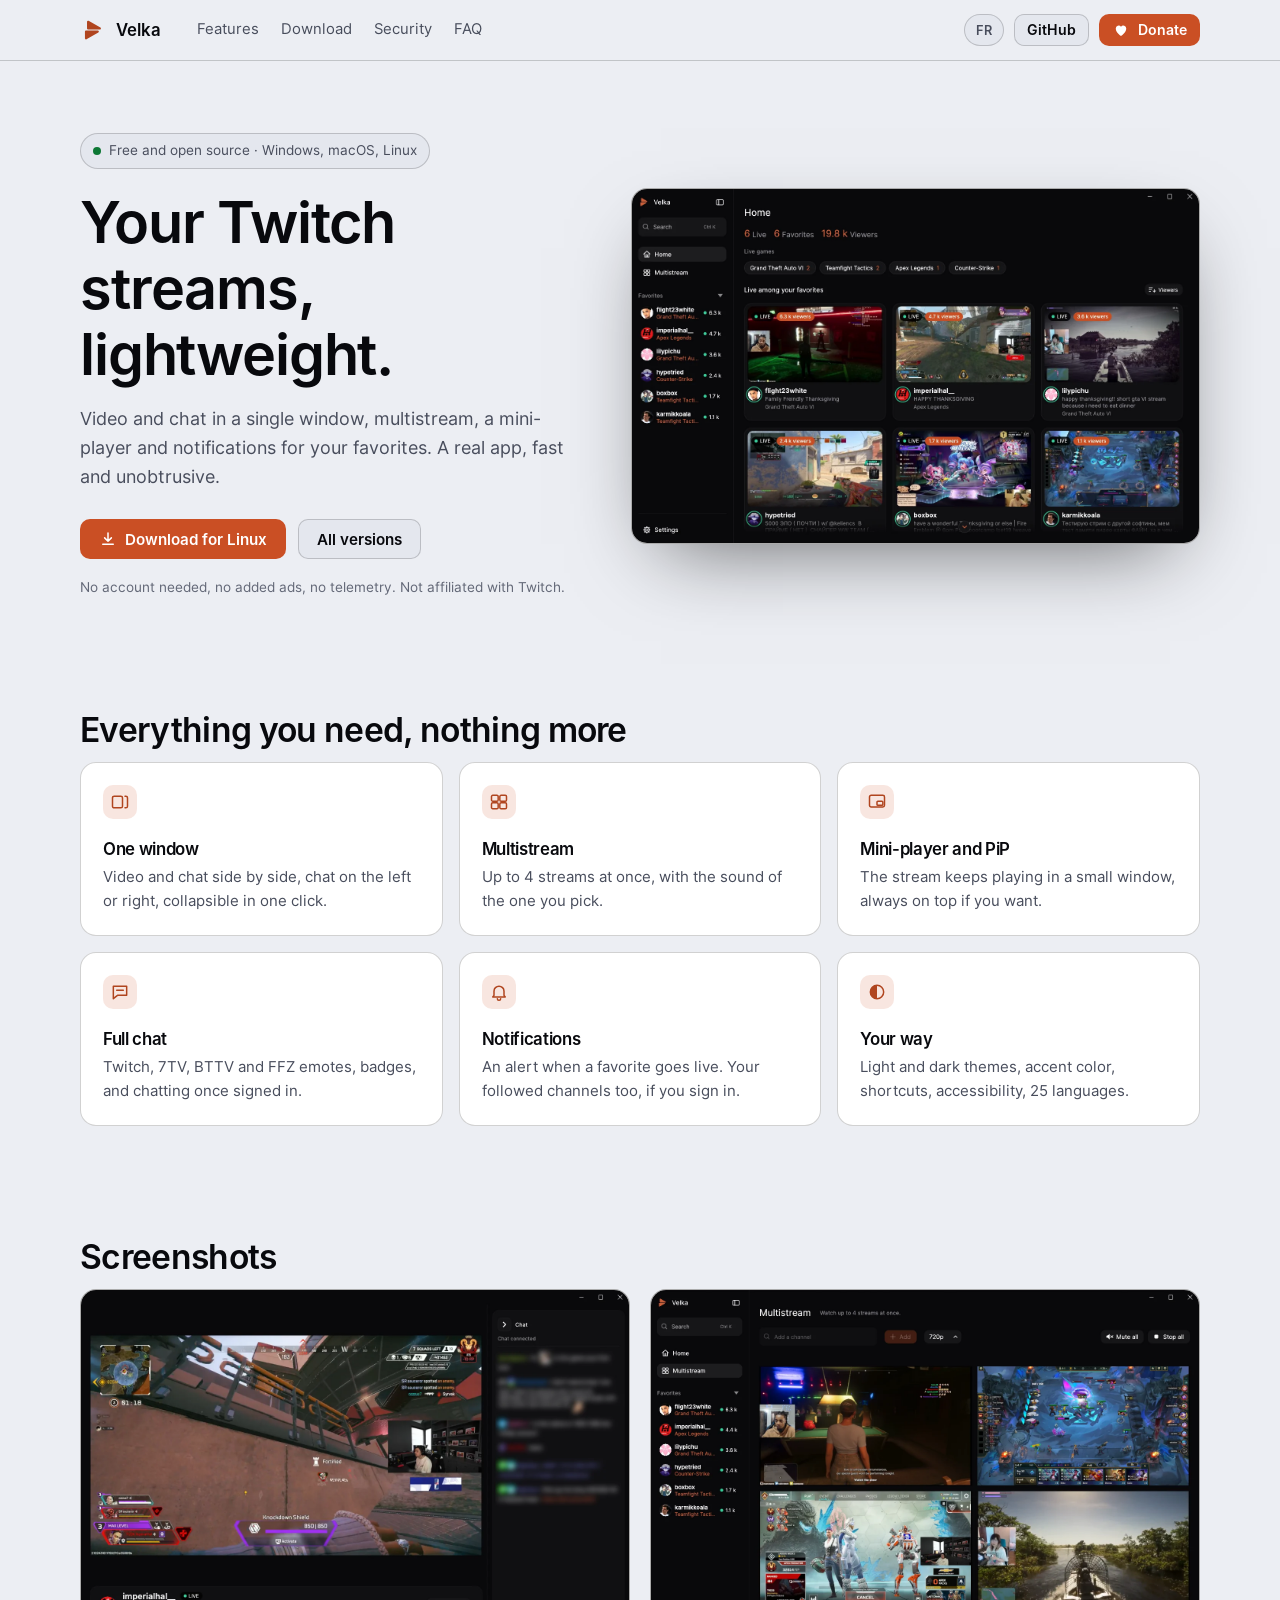
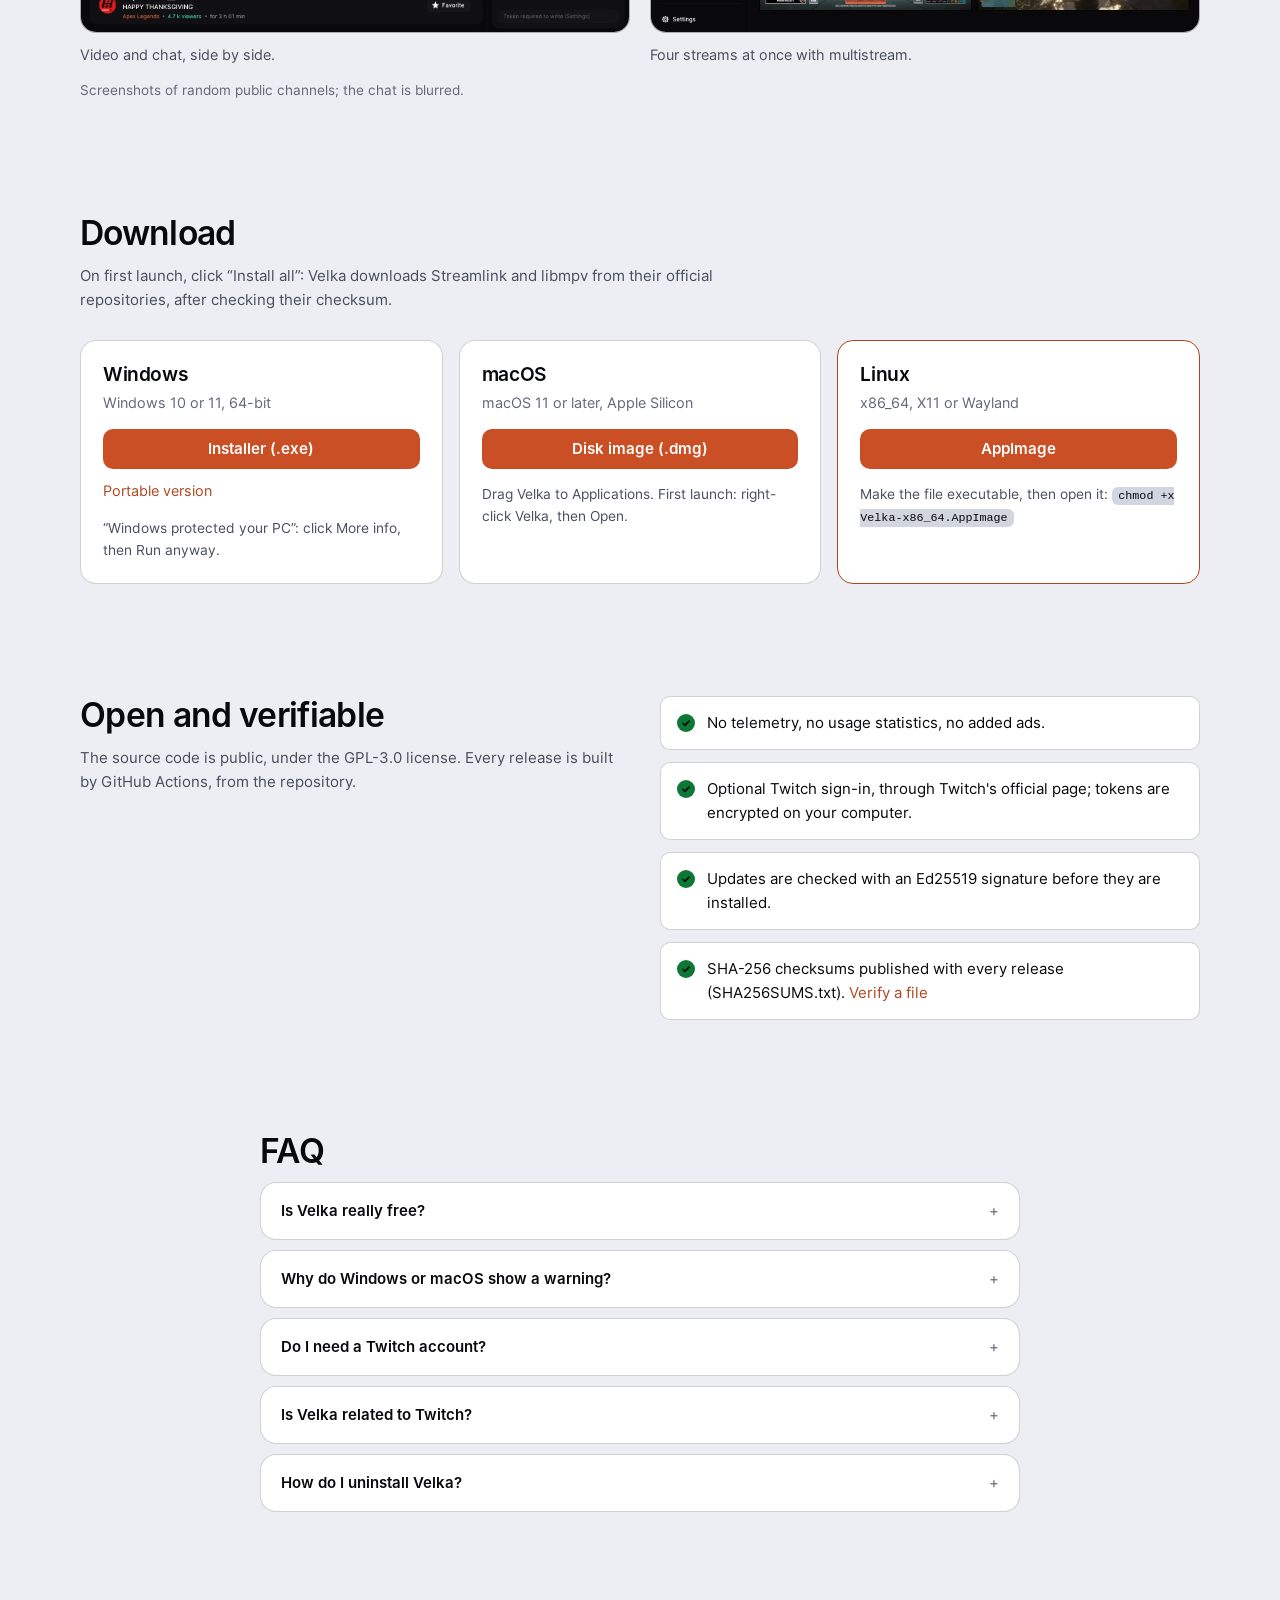
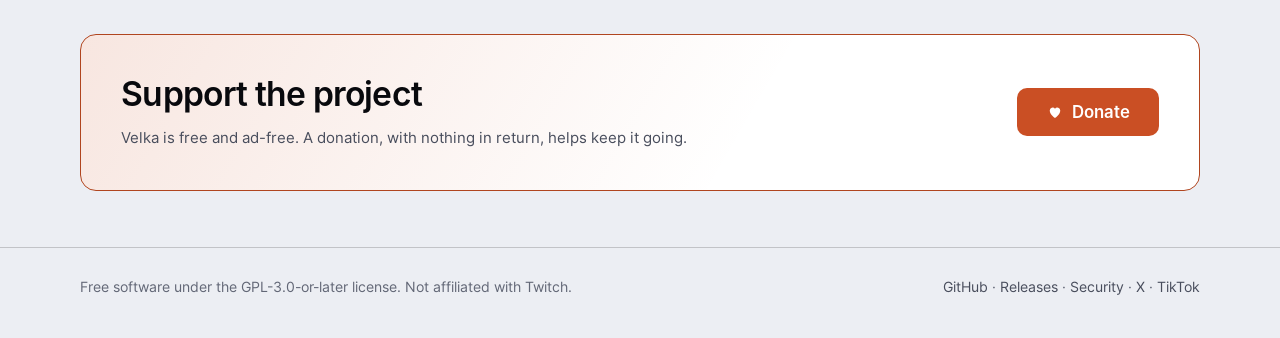
<file: site/index.html>
<!doctype html>
<html lang="en">
<head>
  <meta charset="utf-8">
  <meta name="viewport" content="width=device-width, initial-scale=1">
  <title>Velka — a lightweight, free and open-source Twitch player</title>
  <meta name="description" content="Velka: a lightweight Twitch player for Windows, macOS and Linux. Video and chat in one window, multistream, mini-player, notifications. Free and open source.">
  <meta name="color-scheme" content="dark light">
  <meta name="theme-color" content="#09090B">
  <meta name="msvalidate.01" content="2930CBA5148E62E01FFB61C7E5594CD7">
  <link rel="canonical" href="https://keeyzn.github.io/velka-app/">
  <meta name="robots" content="index, follow, max-image-preview:large">
  <meta name="keywords" content="Twitch player, Twitch desktop app, Twitch multistream, Twitch chat, Streamlink GUI, open source, free, Windows, macOS, Linux">
  <meta property="og:type" content="website">
  <meta property="og:site_name" content="Velka">
  <meta property="og:title" content="Velka — a lightweight, free and open-source Twitch player">
  <meta property="og:description" content="Video and chat in one window, multistream, mini-player and notifications. Windows, macOS and Linux. Free, no account, no telemetry.">
  <meta property="og:url" content="https://keeyzn.github.io/velka-app/">
  <meta property="og:image" content="https://keeyzn.github.io/velka-app/img/accueil.webp">
  <meta property="og:image:alt" content="Velka home screen with live favorites">
  <meta name="twitter:card" content="summary_large_image">
  <meta name="twitter:title" content="Velka — a lightweight, free and open-source Twitch player">
  <meta name="twitter:description" content="Video and chat in one window, multistream, mini-player and notifications. Free and open source.">
  <meta name="twitter:image" content="https://keeyzn.github.io/velka-app/img/accueil.webp">
  <script type="application/ld+json">
  {
    "@context": "https://schema.org",
    "@type": "SoftwareApplication",
    "name": "Velka",
    "applicationCategory": "MultimediaApplication",
    "operatingSystem": "Windows 10, Windows 11, macOS 11+, Linux",
    "description": "Lightweight Twitch player: video and chat in one window, multistream, mini-player and notifications. Free and open source.",
    "url": "https://keeyzn.github.io/velka-app/",
    "downloadUrl": "https://github.com/Keeyzn/velka-app/releases/latest",
    "license": "https://www.gnu.org/licenses/gpl-3.0.html",
    "image": "https://keeyzn.github.io/velka-app/img/accueil.webp",
    "offers": { "@type": "Offer", "price": "0", "priceCurrency": "EUR" },
    "sameAs": ["https://x.com/VelkaApp", "https://www.tiktok.com/@velka.app"]
  }
  </script>
  <link rel="icon" href="favicon.svg" type="image/svg+xml">
  <link rel="stylesheet" href="style.css">
</head>
<body>
  <a class="skip" href="#contenu" data-i18n="skip">Skip to content</a>

  <header class="top">
    <div class="wrap top-row">
      <a class="brand" href="#" aria-label="Velka">
        <svg class="mark" viewBox="0 0 100 100" aria-hidden="true"><g transform="translate(3 0)"><polygon points="28,18 73.5,44 28,44"/><polygon points="20,56 65.5,56 20,82"/></g></svg>
        <span>Velka</span>
      </a>
      <nav class="nav" aria-label="Navigation">
        <a href="#fonctions" data-i18n="nav.features">Features</a>
        <a href="#installer" data-i18n="nav.install">Download</a>
        <a href="#confiance" data-i18n="nav.trust">Security</a>
        <a href="#faq" data-i18n="nav.faq">FAQ</a>
      </nav>
      <div class="top-actions">
        <button class="pill-btn" id="lang" type="button" aria-label="Français">FR</button>
        <a class="btn btn-secondary btn-sm" href="https://github.com/Keeyzn/velka-app" rel="noopener">GitHub</a>
        <a class="btn btn-donate btn-sm" href="https://ko-fi.com/velkaapp" rel="noopener"><svg viewBox="0 0 24 24" aria-hidden="true"><path d="M12 20s-7-4.4-7-10a4 4 0 0 1 7-2.5A4 4 0 0 1 19 10c0 5.6-7 10-7 10z"/></svg><span data-i18n="support.btn">Donate</span></a>
      </div>
    </div>
  </header>

  <main id="contenu">
    <section class="hero">
      <div class="wrap hero-grid">
        <div class="hero-text">
          <p class="pill"><span class="dot" aria-hidden="true"></span><span data-i18n="hero.badge">Free and open source · Windows, macOS, Linux</span></p>
          <h1 data-i18n="hero.title">Your Twitch streams, lightweight.</h1>
          <p class="lead" data-i18n="hero.lead">Video and chat in a single window, multistream, a mini-player and notifications for your favorites. A real app, fast and unobtrusive.</p>
          <div class="cta">
            <a class="btn btn-primary" id="dl-main" href="#installer" rel="noopener">
              <svg viewBox="0 0 24 24" aria-hidden="true"><path d="M12 4v11m0 0-4.5-4.5M12 15l4.5-4.5M5 19h14"/></svg>
              <span id="dl-main-label" data-i18n="hero.download">Download</span>
            </a>
            <a class="btn btn-secondary" href="#installer" data-i18n="hero.other">All versions</a>
          </div>
          <p class="fine" data-i18n="hero.fine">No account needed, no added ads, no telemetry. Not affiliated with Twitch.</p>
        </div>

        <figure class="shot hero-shot">
          <img src="img/accueil.webp" width="1436" height="896" data-i18n-alt="alt.home"
                 alt="Velka home: live favorites with previews and viewer counts">
        </figure>
      </div>
    </section>

    <section id="fonctions" class="section">
      <div class="wrap">
        <h2 data-i18n="features.title">Everything you need, nothing more</h2>
        <div class="cards">
          <article class="card">
            <svg viewBox="0 0 24 24" aria-hidden="true"><rect x="3" y="5" width="12" height="14" rx="2"/><path d="M18 5h1a2 2 0 0 1 2 2v10a2 2 0 0 1-2 2h-1"/></svg>
            <h3 data-i18n="f1.t">One window</h3>
            <p data-i18n="f1.d">Video and chat side by side, chat on the left or right, collapsible in one click.</p>
          </article>
          <article class="card">
            <svg viewBox="0 0 24 24" aria-hidden="true"><rect x="3" y="4" width="8" height="7" rx="1.5"/><rect x="13" y="4" width="8" height="7" rx="1.5"/><rect x="3" y="13" width="8" height="7" rx="1.5"/><rect x="13" y="13" width="8" height="7" rx="1.5"/></svg>
            <h3 data-i18n="f2.t">Multistream</h3>
            <p data-i18n="f2.d">Up to 4 streams at once, with the sound of the one you pick.</p>
          </article>
          <article class="card">
            <svg viewBox="0 0 24 24" aria-hidden="true"><rect x="3" y="4" width="18" height="14" rx="2"/><rect x="12" y="11" width="7" height="5" rx="1"/></svg>
            <h3 data-i18n="f3.t">Mini-player and PiP</h3>
            <p data-i18n="f3.d">The stream keeps playing in a small window, always on top if you want.</p>
          </article>
          <article class="card">
            <svg viewBox="0 0 24 24" aria-hidden="true"><path d="M4 5h16v11H9l-5 4z"/><path d="M8 10h8"/></svg>
            <h3 data-i18n="f4.t">Full chat</h3>
            <p data-i18n="f4.d">Twitch, 7TV, BTTV and FFZ emotes, badges, and chatting once signed in.</p>
          </article>
          <article class="card">
            <svg viewBox="0 0 24 24" aria-hidden="true"><path d="M6 16V11a6 6 0 1 1 12 0v5l1.5 2h-15z"/><path d="M10 20a2 2 0 0 0 4 0"/></svg>
            <h3 data-i18n="f5.t">Notifications</h3>
            <p data-i18n="f5.d">An alert when a favorite goes live. Your followed channels too, if you sign in.</p>
          </article>
          <article class="card">
            <svg viewBox="0 0 24 24" aria-hidden="true"><circle cx="12" cy="12" r="8"/><path d="M12 4a8 8 0 0 0 0 16z" class="fill"/></svg>
            <h3 data-i18n="f6.t">Your way</h3>
            <p data-i18n="f6.d">Light and dark themes, accent color, shortcuts, accessibility, 25 languages.</p>
          </article>
        </div>
      </div>
    </section>

    <section id="images" class="section">
      <div class="wrap">
        <h2 data-i18n="shots.title">Screenshots</h2>
        <div class="gallery">
          <figure class="shot">
            <img src="img/lecteur.webp" width="1436" height="896" loading="lazy" data-i18n-alt="alt.player"
                 alt="Velka player: the stream video and chat in the same window">
            <figcaption data-i18n="cap.player">Video and chat, side by side.</figcaption>
          </figure>
          <figure class="shot">
            <img src="img/multistream.webp" width="1436" height="896" loading="lazy" data-i18n-alt="alt.multi"
                 alt="Velka multistream: four streams at the same time">
            <figcaption data-i18n="cap.multi">Four streams at once with multistream.</figcaption>
          </figure>
        </div>
        <p class="fine" data-i18n="shots.note">Screenshots of random public channels; the chat is blurred.</p>
      </div>
    </section>

    <section id="installer" class="section">
      <div class="wrap">
        <h2 data-i18n="install.title">Download</h2>
        <p class="sub" data-i18n="install.sub">On first launch, click “Install all”: Velka downloads Streamlink and libmpv from their official repositories, after checking their checksum.</p>
        <div class="cards three">
          <article class="card os" data-os="windows">
            <h3>Windows</h3>
            <p class="req" data-i18n="win.req">Windows 10 or 11, 64-bit</p>
            <a class="btn btn-primary btn-block" href="https://github.com/Keeyzn/velka-app/releases/latest/download/velka-setup.exe" data-i18n="win.btn">Installer (.exe)</a>
            <a class="link" href="https://github.com/Keeyzn/velka-app/releases/latest/download/velka.exe" data-i18n="win.portable">Portable version</a>
            <p class="note" data-i18n="win.note">“Windows protected your PC”: click More info, then Run anyway.</p>
          </article>
          <article class="card os" data-os="mac">
            <h3>macOS</h3>
            <p class="req" data-i18n="mac.req">macOS 11 or later, Apple Silicon</p>
            <a class="btn btn-primary btn-block" href="https://github.com/Keeyzn/velka-app/releases/latest/download/Velka-mac.dmg" data-i18n="mac.btn">Disk image (.dmg)</a>
            <p class="note" data-i18n="mac.note">Drag Velka to Applications. First launch: right-click Velka, then Open.</p>
          </article>
          <article class="card os" data-os="linux">
            <h3>Linux</h3>
            <p class="req" data-i18n="linux.req">x86_64, X11 or Wayland</p>
            <a class="btn btn-primary btn-block" href="https://github.com/Keeyzn/velka-app/releases/latest/download/Velka-x86_64.AppImage" data-i18n="linux.btn">AppImage</a>
            <p class="note"><span data-i18n="linux.note">Make the file executable, then open it:</span> <code>chmod +x Velka-x86_64.AppImage</code></p>
          </article>
        </div>
      </div>
    </section>

    <section id="confiance" class="section">
      <div class="wrap trust">
        <div>
          <h2 data-i18n="trust.title">Open and verifiable</h2>
          <p class="sub" data-i18n="trust.sub">The source code is public, under the GPL-3.0 license. Every release is built by GitHub Actions, from the repository.</p>
        </div>
        <ul class="checks">
          <li data-i18n="t1">No telemetry, no usage statistics, no added ads.</li>
          <li data-i18n="t2">Optional Twitch sign-in, through Twitch's official page; tokens are encrypted on your computer.</li>
          <li data-i18n="t3">Updates are checked with an Ed25519 signature before they are installed.</li>
          <li><span data-i18n="t4">SHA-256 checksums published with every release (SHA256SUMS.txt).</span> <a class="link" href="https://github.com/Keeyzn/velka-app/blob/main/docs/DISTRIBUTION.md" data-i18n="t4.link">Verify a file</a></li>
        </ul>
      </div>
    </section>

    <section id="faq" class="section">
      <div class="wrap narrow">
        <h2 data-i18n="faq.title">FAQ</h2>
        <details class="card faq">
          <summary data-i18n="q1">Is Velka really free?</summary>
          <p data-i18n="a1">Yes, and it will stay free: it is free software. You can support the project if you wish, with nothing in return.</p>
        </details>
        <details class="card faq">
          <summary data-i18n="q2">Why do Windows or macOS show a warning?</summary>
          <p data-i18n="a2">The files are not signed with a paid certificate. You can check their checksum against SHA256SUMS.txt before opening them.</p>
        </details>
        <details class="card faq">
          <summary data-i18n="q3">Do I need a Twitch account?</summary>
          <p data-i18n="a3">No. Signing in is only used to chat and to list your followed channels.</p>
        </details>
        <details class="card faq">
          <summary data-i18n="q4">Is Velka related to Twitch?</summary>
          <p data-i18n="a4">No. Velka is an independent project, not affiliated with Twitch. “Twitch” is a trademark of Twitch Interactive, Inc.</p>
        </details>
        <details class="card faq">
          <summary data-i18n="q5">How do I uninstall Velka?</summary>
          <p data-i18n="a5">Settings, Advanced and System, then “Uninstall”: the app and its data are removed.</p>
        </details>
      </div>
    </section>

    <section class="section">
      <div class="wrap">
        <div class="card support">
          <div>
            <h2 data-i18n="support.title">Support the project</h2>
            <p class="sub" data-i18n="support.sub">Velka is free and ad-free. A donation, with nothing in return, helps keep it going.</p>
          </div>
          <a class="btn btn-donate btn-lg" href="https://ko-fi.com/velkaapp" rel="noopener"><svg viewBox="0 0 24 24" aria-hidden="true"><path d="M12 20s-7-4.4-7-10a4 4 0 0 1 7-2.5A4 4 0 0 1 19 10c0 5.6-7 10-7 10z"/></svg><span data-i18n="support.btn">Donate</span></a>
        </div>
      </div>
    </section>
  </main>

  <footer class="foot">
    <div class="wrap foot-row">
      <p><span data-i18n="foot.license">Free software under the GPL-3.0-or-later license.</span> <span data-i18n="foot.aff">Not affiliated with Twitch.</span></p>
      <p>
        <a href="https://github.com/Keeyzn/velka-app" rel="noopener">GitHub</a> ·
        <a href="https://github.com/Keeyzn/velka-app/releases" rel="noopener" data-i18n="foot.releases">Releases</a> ·
        <a href="https://github.com/Keeyzn/velka-app/blob/main/SECURITY.md" rel="noopener" data-i18n="foot.security">Security</a> ·
        <a href="https://x.com/VelkaApp" rel="me noopener">X</a> ·
        <a href="https://www.tiktok.com/@velka.app" rel="me noopener">TikTok</a>
      </p>
    </div>
  </footer>

  <script src="main.js"></script>
</body>
</html>
</file>
<file: site/style.css>
/* Site de Velka : mêmes couleurs, rayons et police que l'application (src/ui/theme.rs, DESIGN.md). */

@font-face { font-family: "Inter"; src: url("fonts/Inter-Regular.otf") format("opentype"); font-weight: 400; font-display: swap; }
@font-face { font-family: "Inter"; src: url("fonts/Inter-SemiBold.otf") format("opentype"); font-weight: 600; font-display: swap; }

/* Thème « Dark » de l'application (noir, surfaces très proches, bordures hairline). */
:root {
  --bg: #09090b;
  --s1: #101012;
  --s2: #161618;
  --s3: #1d1d20;
  --border: rgb(255 255 255 / 6%);
  --border-hover: rgb(255 255 255 / 12%);
  --text: #fafafa;
  --muted: #8b8b93;
  --faint: #7f7f86;
  --positive: #34d399;
  --negative: #f0525b;
  --accent: #ca4f24;          /* fond des boutons principaux, texte blanc : 4,5:1 */
  --accent-hover: #b6471f;
  --accent-text: #d16640;     /* texte, liens, anneau de focus : ≥ 4,5:1 sur toutes les surfaces */
  --accent-soft: rgb(202 79 36 / 14%);
  --r-card: 16px;
  --r-inner: 10px;
  --btn-h: 40px;
  color-scheme: dark;
}

/* Thème « Clair » de l'application, si le système est en clair. */
@media (prefers-color-scheme: light) {
  :root {
    --bg: #eceef3;
    --s1: #ffffff;
    --s2: #e4e7ee;
    --s3: #d2d6e1;
    --border: rgb(0 0 0 / 18%);
    --border-hover: rgb(0 0 0 / 33%);
    --text: #08090d;
    --muted: #484d5c;
    --faint: #626776;
    --positive: #0d7835;
    --accent-text: #b0451f;
    color-scheme: light;
  }
}

* { box-sizing: border-box; }
html { scroll-behavior: smooth; }
body {
  margin: 0;
  background: var(--bg);
  color: var(--text);
  font: 15px/1.6 "Inter", system-ui, -apple-system, "Segoe UI", sans-serif;
  -webkit-font-smoothing: antialiased;
}
h1, h2, h3 { font-weight: 600; letter-spacing: -0.02em; line-height: 1.15; margin: 0; }
h1 { font-size: clamp(2.4rem, 5.5vw, 3.6rem); }
h2 { font-size: clamp(1.6rem, 3vw, 2.1rem); margin-bottom: 12px; }
h3 { font-size: 1.05rem; margin: 14px 0 6px; }
p { margin: 0; }
a { color: var(--accent-text); text-decoration: none; }
a:hover { text-decoration: underline; }
code { font-family: ui-monospace, "Cascadia Code", Consolas, monospace; font-size: 0.85em; background: var(--s3); padding: 2px 6px; border-radius: 6px; color: var(--text); }
:focus-visible { outline: 2px solid var(--accent-text); outline-offset: 3px; border-radius: 6px; }

.wrap { width: min(1120px, 100% - 40px); margin-inline: auto; }
.narrow { width: min(760px, 100% - 40px); }

.skip { position: absolute; left: 12px; top: -60px; z-index: 10; background: var(--accent); color: #fff; padding: 8px 14px; border-radius: var(--r-inner); }
.skip:focus { top: 12px; }

/* Barre du haut */
.top { position: sticky; top: 0; z-index: 5; background: color-mix(in srgb, var(--bg) 82%, transparent); backdrop-filter: blur(12px); border-bottom: 1px solid var(--border); }
.top-row { display: flex; align-items: center; gap: 24px; height: 60px; }
.brand { display: flex; align-items: center; gap: 10px; color: var(--text); font-weight: 600; font-size: 1.05rem; }
.brand:hover { text-decoration: none; }
.mark { width: 26px; height: 26px; fill: var(--accent-text); stroke: var(--accent-text); stroke-width: 8; stroke-linejoin: round; }
.nav { display: flex; gap: 22px; margin-left: 12px; }
.nav a { color: var(--muted); font-size: 0.93rem; }
.nav a:hover { color: var(--text); text-decoration: none; }
.top-actions { margin-left: auto; display: flex; align-items: center; gap: 10px; }

/* Boutons (BTN_H, rayon interne, un seul accent) */
.btn {
  display: inline-flex; align-items: center; justify-content: center; gap: 8px;
  height: var(--btn-h); padding: 0 18px; border-radius: var(--r-inner);
  font: 600 0.95rem/1 "Inter", system-ui, sans-serif; border: 1px solid transparent; cursor: pointer;
  transition: background-color .15s ease, border-color .15s ease, transform .1s ease;
}
.btn:hover { text-decoration: none; }
.btn:active { transform: translateY(1px); }
.btn svg { width: 18px; height: 18px; fill: none; stroke: currentColor; stroke-width: 2; stroke-linecap: round; stroke-linejoin: round; }
.btn-primary { background: var(--accent); color: #fff; }
.btn-primary:hover { background: var(--accent-hover); }
.btn-secondary { background: var(--s2); color: var(--text); border-color: var(--border); }
.btn-secondary:hover { background: var(--s3); border-color: var(--border-hover); }
.btn-donate { background: var(--accent); color: #fff; }
.btn-donate:hover { background: var(--accent-hover); }
.btn-donate svg { fill: currentColor; stroke: none; }
.btn-lg { height: 48px; padding: 0 28px; font-size: 1.05rem; }
.btn-sm { height: 32px; padding: 0 12px; font-size: 0.88rem; }
.btn-block { width: 100%; margin-top: 14px; }
.pill-btn { height: 32px; min-width: 40px; padding: 0 10px; border-radius: 999px; background: var(--s2); color: var(--muted); border: 1px solid var(--border); font: 600 0.8rem "Inter", sans-serif; cursor: pointer; }
.pill-btn:hover { color: var(--text); border-color: var(--border-hover); }

/* Accueil */
.hero { padding: 72px 0 56px; }
.hero-grid { display: grid; grid-template-columns: 1fr 1.15fr; gap: 56px; align-items: center; }
.pill { display: inline-flex; align-items: center; gap: 8px; padding: 6px 12px; border-radius: 999px; background: var(--s2); border: 1px solid var(--border); color: var(--muted); font-size: 0.85rem; margin-bottom: 20px; }
.dot { width: 8px; height: 8px; border-radius: 50%; background: var(--positive); }
.lead { color: var(--muted); font-size: 1.12rem; margin: 18px 0 28px; max-width: 34em; }
.cta { display: flex; flex-wrap: wrap; gap: 12px; }
.fine { color: var(--faint); font-size: 0.85rem; margin-top: 18px; }

/* Captures d'écran de l'application */
.shot { margin: 0; }
.shot img { display: block; width: 100%; height: auto; border-radius: var(--r-card); border: 1px solid var(--border-hover); background: var(--s1); }
.hero-shot img { box-shadow: 0 30px 80px -30px rgb(0 0 0 / 60%); }
.shot figcaption { color: var(--muted); font-size: 0.9rem; margin-top: 10px; }
.gallery { display: grid; grid-template-columns: 1fr 1fr; gap: 20px; margin-top: 8px; }
#images .fine { margin-top: 14px; }

/* Sections et cartes (rayon 16, surface-1, bordure hairline) */
.section { padding: 56px 0; }
.sub { color: var(--muted); max-width: 46em; margin-bottom: 28px; }
.cards { display: grid; grid-template-columns: repeat(3, 1fr); gap: 16px; }
.card { background: var(--s1); border: 1px solid var(--border); border-radius: var(--r-card); padding: 22px; transition: border-color .15s ease; }
.card:hover { border-color: var(--border-hover); }
.card > svg { width: 34px; height: 34px; padding: 7px; border-radius: var(--r-inner); background: var(--accent-soft); fill: none; stroke: var(--accent-text); stroke-width: 1.8; stroke-linecap: round; stroke-linejoin: round; }
.card > svg .fill { fill: var(--accent-text); stroke: none; }
.card p { color: var(--muted); }
.os h3 { margin-top: 0; font-size: 1.2rem; }
.os .req { color: var(--faint); font-size: 0.9rem; }
.os .link { display: inline-block; margin-top: 10px; font-size: 0.9rem; }
.os .note { margin-top: 14px; font-size: 0.86rem; }
.os.mine { border-color: var(--accent-text); }

.trust { display: grid; grid-template-columns: 1fr 1fr; gap: 40px; align-items: start; }
.checks { list-style: none; margin: 0; padding: 0; display: grid; gap: 12px; }
.checks li { position: relative; padding: 14px 16px 14px 46px; background: var(--s1); border: 1px solid var(--border); border-radius: var(--r-inner); color: var(--text); }
.checks li::before { content: ""; position: absolute; left: 16px; top: 17px; width: 18px; height: 18px; border-radius: 50%; background: var(--positive) url("data:image/svg+xml,%3Csvg xmlns='http://www.w3.org/2000/svg' viewBox='0 0 16 16'%3E%3Cpath d='M4 8.5l2.6 2.6L12 5.5' stroke='%2309090b' stroke-width='2.2' fill='none' stroke-linecap='round' stroke-linejoin='round'/%3E%3C/svg%3E") center/12px no-repeat; }

.faq { padding: 0; margin-bottom: 10px; }
.faq summary { cursor: pointer; padding: 16px 20px; font-weight: 600; list-style: none; display: flex; justify-content: space-between; gap: 16px; }
.faq summary::-webkit-details-marker { display: none; }
.faq summary::after { content: "+"; color: var(--faint); font-weight: 400; transition: transform .15s ease; }
.faq[open] summary::after { transform: rotate(45deg); }
.faq p { padding: 0 20px 18px; }

.support { display: flex; align-items: center; justify-content: space-between; gap: 24px; padding: 40px; border-color: var(--accent-text); background: linear-gradient(120deg, var(--accent-soft), transparent 60%), var(--s1); }
.support .sub { margin-bottom: 0; }

.foot { border-top: 1px solid var(--border); padding: 28px 0 40px; color: var(--faint); font-size: 0.88rem; }
.foot-row { display: flex; justify-content: space-between; gap: 16px; flex-wrap: wrap; }
.foot a { color: var(--muted); }

/* Petits écrans */
@media (max-width: 900px) {
  .hero-grid, .trust { grid-template-columns: 1fr; }
  .cards, .cards.three { grid-template-columns: 1fr 1fr; }
  .nav { display: none; }
}
@media (max-width: 620px) {
  .cards, .cards.three { grid-template-columns: 1fr; }
  .gallery { grid-template-columns: 1fr; }
  .support { flex-direction: column; align-items: flex-start; }
}

/* Animations réduites (comme le réglage de l'application) */
@media (prefers-reduced-motion: reduce) {
  html { scroll-behavior: auto; }
  *, *::before, *::after { animation: none !important; transition: none !important; }
}
</file>
